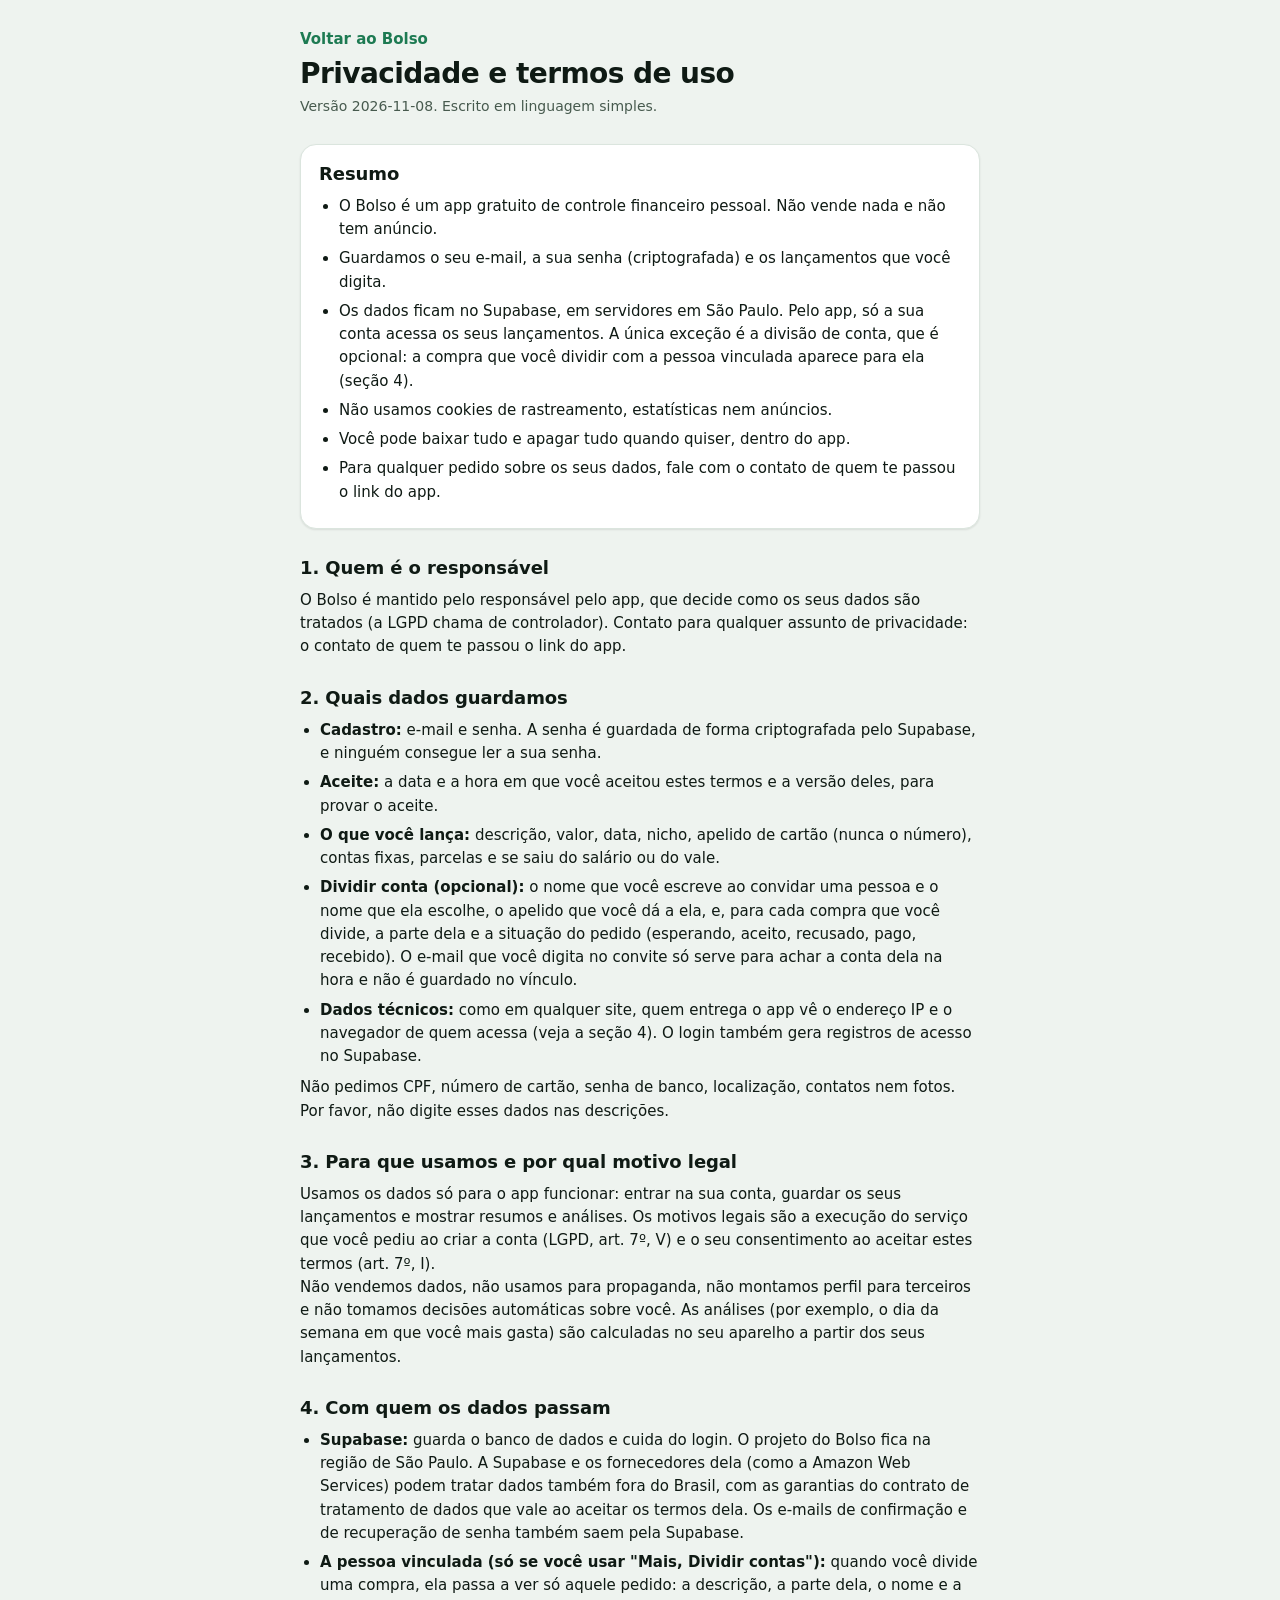
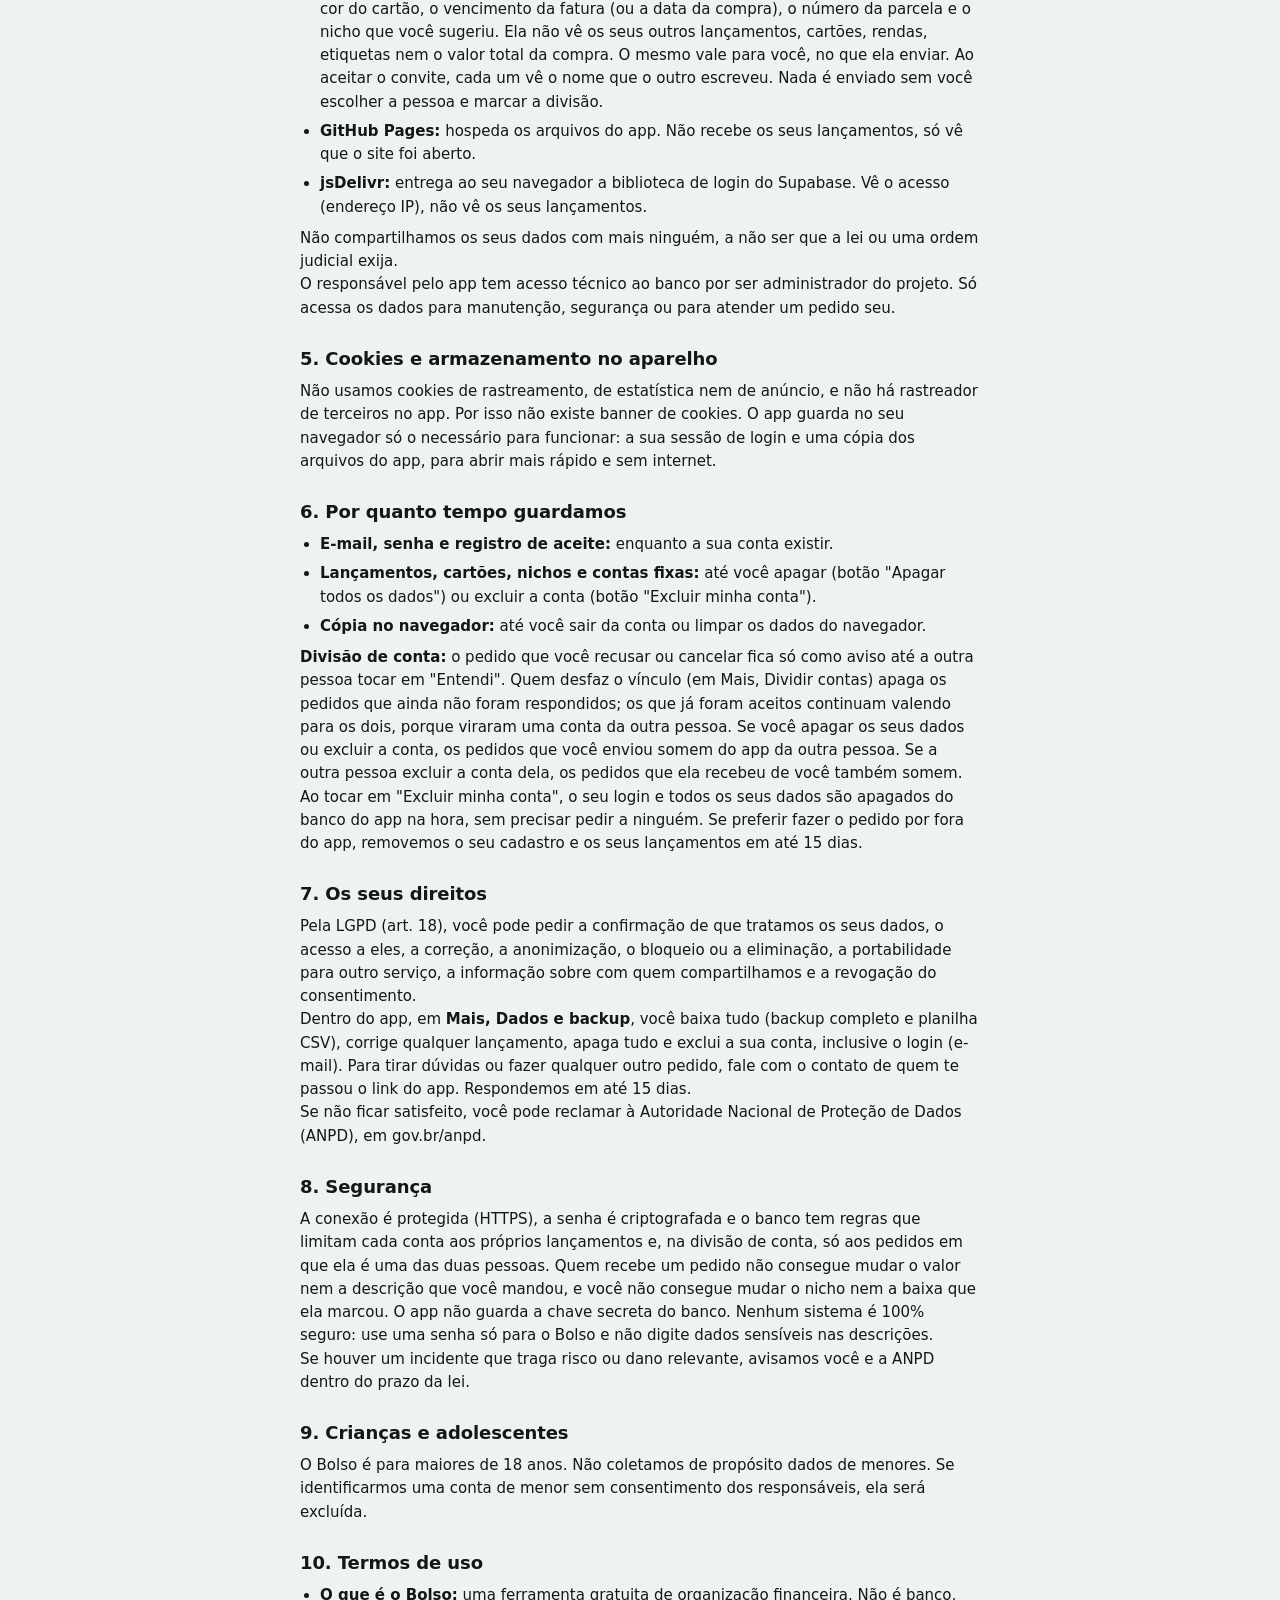
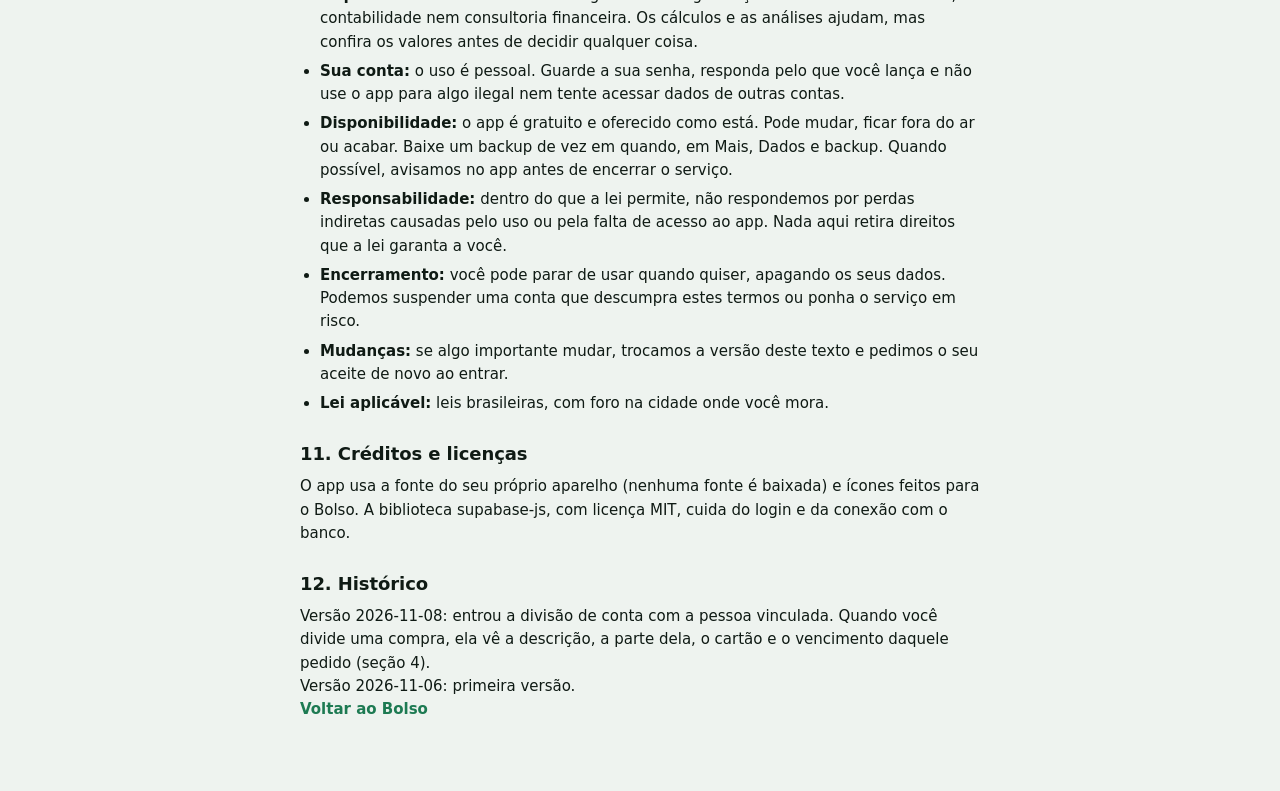
<file: privacidade.html>
<!doctype html>
<html lang="pt-BR">
<head>
  <meta charset="utf-8">
  <meta http-equiv="Content-Security-Policy" content="default-src 'none'; script-src 'self'; style-src 'self' 'unsafe-inline'; img-src 'self' data:; base-uri 'self'; form-action 'none'; object-src 'none'">
  <meta name="viewport" content="width=device-width, initial-scale=1, viewport-fit=cover">
  <title>Privacidade e termos de uso, Bolso</title>
  <meta name="description" content="Como o Bolso trata os seus dados e as regras de uso do app.">
  <meta name="theme-color" content="#eef3ef" media="(prefers-color-scheme: light)">
  <meta name="theme-color" content="#0b1410" media="(prefers-color-scheme: dark)">
  <link rel="icon" href="icons/icon.svg" type="image/svg+xml">
  <link rel="stylesheet" href="styles.css">
</head>
<body data-state="app" class="doc-page">
  <main class="doc" id="conteudo">
    <p class="doc-back"><a href="./">Voltar ao Bolso</a></p>
    <h1>Privacidade e termos de uso</h1>
    <p class="muted-text">Versão <span id="versao">2026-11-06</span>. Escrito em linguagem simples.</p>

    <section class="doc-box" aria-labelledby="resumo">
      <h2 id="resumo">Resumo</h2>
      <ul>
        <li>O Bolso é um app gratuito de controle financeiro pessoal. Não vende nada e não tem anúncio.</li>
        <li>Guardamos o seu e-mail, a sua senha (criptografada) e os lançamentos que você digita.</li>
        <li>Os dados ficam no Supabase, em servidores em São Paulo. Pelo app, só a sua conta acessa os seus lançamentos. A única exceção é a divisão de conta, que é opcional: a compra que você dividir com a pessoa vinculada aparece para ela (seção 4).</li>
        <li>Não usamos cookies de rastreamento, estatísticas nem anúncios.</li>
        <li>Você pode baixar tudo e apagar tudo quando quiser, dentro do app.</li>
        <li>Para qualquer pedido sobre os seus dados, fale com <span class="contato">o contato de quem te passou o link do app</span>.</li>
      </ul>
    </section>

    <section aria-labelledby="s1">
      <h2 id="s1">1. Quem é o responsável</h2>
      <p>O Bolso é mantido pelo responsável pelo app, que decide como os seus dados são tratados (a LGPD chama de controlador). Contato para qualquer assunto de privacidade: <span class="contato">o contato de quem te passou o link do app</span>.</p>
    </section>

    <section aria-labelledby="s2">
      <h2 id="s2">2. Quais dados guardamos</h2>
      <ul>
        <li><b>Cadastro:</b> e-mail e senha. A senha é guardada de forma criptografada pelo Supabase, e ninguém consegue ler a sua senha.</li>
        <li><b>Aceite:</b> a data e a hora em que você aceitou estes termos e a versão deles, para provar o aceite.</li>
        <li><b>O que você lança:</b> descrição, valor, data, nicho, apelido de cartão (nunca o número), contas fixas, parcelas e se saiu do salário ou do vale.</li>
        <li><b>Dividir conta (opcional):</b> o nome que você escreve ao convidar uma pessoa e o nome que ela escolhe, o apelido que você dá a ela, e, para cada compra que você divide, a parte dela e a situação do pedido (esperando, aceito, recusado, pago, recebido). O e-mail que você digita no convite só serve para achar a conta dela na hora e não é guardado no vínculo.</li>
        <li><b>Dados técnicos:</b> como em qualquer site, quem entrega o app vê o endereço IP e o navegador de quem acessa (veja a seção 4). O login também gera registros de acesso no Supabase.</li>
      </ul>
      <p>Não pedimos CPF, número de cartão, senha de banco, localização, contatos nem fotos. Por favor, não digite esses dados nas descrições.</p>
    </section>

    <section aria-labelledby="s3">
      <h2 id="s3">3. Para que usamos e por qual motivo legal</h2>
      <p>Usamos os dados só para o app funcionar: entrar na sua conta, guardar os seus lançamentos e mostrar resumos e análises. Os motivos legais são a execução do serviço que você pediu ao criar a conta (LGPD, art. 7º, V) e o seu consentimento ao aceitar estes termos (art. 7º, I).</p>
      <p>Não vendemos dados, não usamos para propaganda, não montamos perfil para terceiros e não tomamos decisões automáticas sobre você. As análises (por exemplo, o dia da semana em que você mais gasta) são calculadas no seu aparelho a partir dos seus lançamentos.</p>
    </section>

    <section aria-labelledby="s4">
      <h2 id="s4">4. Com quem os dados passam</h2>
      <ul>
        <li><b>Supabase:</b> guarda o banco de dados e cuida do login. O projeto do Bolso fica na região de São Paulo. A Supabase e os fornecedores dela (como a Amazon Web Services) podem tratar dados também fora do Brasil, com as garantias do contrato de tratamento de dados que vale ao aceitar os termos dela. Os e-mails de confirmação e de recuperação de senha também saem pela Supabase.</li>
        <li><b>A pessoa vinculada (só se você usar "Mais, Dividir contas"):</b> quando você divide uma compra, ela passa a ver só aquele pedido: a descrição, a parte dela, o nome e a cor do cartão, o vencimento da fatura (ou a data da compra), o número da parcela e o nicho que você sugeriu. Ela não vê os seus outros lançamentos, cartões, rendas, etiquetas nem o valor total da compra. O mesmo vale para você, no que ela enviar. Ao aceitar o convite, cada um vê o nome que o outro escreveu. Nada é enviado sem você escolher a pessoa e marcar a divisão.</li>
        <li><b>GitHub Pages:</b> hospeda os arquivos do app. Não recebe os seus lançamentos, só vê que o site foi aberto.</li>
        <li><b>jsDelivr:</b> entrega ao seu navegador a biblioteca de login do Supabase. Vê o acesso (endereço IP), não vê os seus lançamentos.</li>
      </ul>
      <p>Não compartilhamos os seus dados com mais ninguém, a não ser que a lei ou uma ordem judicial exija.</p>
      <p>O responsável pelo app tem acesso técnico ao banco por ser administrador do projeto. Só acessa os dados para manutenção, segurança ou para atender um pedido seu.</p>
    </section>

    <section aria-labelledby="s5">
      <h2 id="s5">5. Cookies e armazenamento no aparelho</h2>
      <p>Não usamos cookies de rastreamento, de estatística nem de anúncio, e não há rastreador de terceiros no app. Por isso não existe banner de cookies. O app guarda no seu navegador só o necessário para funcionar: a sua sessão de login e uma cópia dos arquivos do app, para abrir mais rápido e sem internet.</p>
    </section>

    <section aria-labelledby="s6">
      <h2 id="s6">6. Por quanto tempo guardamos</h2>
      <ul>
        <li><b>E-mail, senha e registro de aceite:</b> enquanto a sua conta existir.</li>
        <li><b>Lançamentos, cartões, nichos e contas fixas:</b> até você apagar (botão "Apagar todos os dados") ou excluir a conta (botão "Excluir minha conta").</li>
        <li><b>Cópia no navegador:</b> até você sair da conta ou limpar os dados do navegador.</li>
      </ul>
      <p><b>Divisão de conta:</b> o pedido que você recusar ou cancelar fica só como aviso até a outra pessoa tocar em "Entendi". Quem desfaz o vínculo (em Mais, Dividir contas) apaga os pedidos que ainda não foram respondidos; os que já foram aceitos continuam valendo para os dois, porque viraram uma conta da outra pessoa. Se você apagar os seus dados ou excluir a conta, os pedidos que você enviou somem do app da outra pessoa. Se a outra pessoa excluir a conta dela, os pedidos que ela recebeu de você também somem.</p>
      <p>Ao tocar em "Excluir minha conta", o seu login e todos os seus dados são apagados do banco do app na hora, sem precisar pedir a ninguém. Se preferir fazer o pedido por fora do app, removemos o seu cadastro e os seus lançamentos em até 15 dias.</p>
    </section>

    <section aria-labelledby="s7">
      <h2 id="s7">7. Os seus direitos</h2>
      <p>Pela LGPD (art. 18), você pode pedir a confirmação de que tratamos os seus dados, o acesso a eles, a correção, a anonimização, o bloqueio ou a eliminação, a portabilidade para outro serviço, a informação sobre com quem compartilhamos e a revogação do consentimento.</p>
      <p>Dentro do app, em <b>Mais, Dados e backup</b>, você baixa tudo (backup completo e planilha CSV), corrige qualquer lançamento, apaga tudo e exclui a sua conta, inclusive o login (e-mail). Para tirar dúvidas ou fazer qualquer outro pedido, fale com <span class="contato">o contato de quem te passou o link do app</span>. Respondemos em até 15 dias.</p>
      <p>Se não ficar satisfeito, você pode reclamar à Autoridade Nacional de Proteção de Dados (ANPD), em gov.br/anpd.</p>
    </section>

    <section aria-labelledby="s8">
      <h2 id="s8">8. Segurança</h2>
      <p>A conexão é protegida (HTTPS), a senha é criptografada e o banco tem regras que limitam cada conta aos próprios lançamentos e, na divisão de conta, só aos pedidos em que ela é uma das duas pessoas. Quem recebe um pedido não consegue mudar o valor nem a descrição que você mandou, e você não consegue mudar o nicho nem a baixa que ela marcou. O app não guarda a chave secreta do banco. Nenhum sistema é 100% seguro: use uma senha só para o Bolso e não digite dados sensíveis nas descrições.</p>
      <p>Se houver um incidente que traga risco ou dano relevante, avisamos você e a ANPD dentro do prazo da lei.</p>
    </section>

    <section aria-labelledby="s9">
      <h2 id="s9">9. Crianças e adolescentes</h2>
      <p>O Bolso é para maiores de 18 anos. Não coletamos de propósito dados de menores. Se identificarmos uma conta de menor sem consentimento dos responsáveis, ela será excluída.</p>
    </section>

    <section aria-labelledby="s10">
      <h2 id="s10">10. Termos de uso</h2>
      <ul>
        <li><b>O que é o Bolso:</b> uma ferramenta gratuita de organização financeira. Não é banco, contabilidade nem consultoria financeira. Os cálculos e as análises ajudam, mas confira os valores antes de decidir qualquer coisa.</li>
        <li><b>Sua conta:</b> o uso é pessoal. Guarde a sua senha, responda pelo que você lança e não use o app para algo ilegal nem tente acessar dados de outras contas.</li>
        <li><b>Disponibilidade:</b> o app é gratuito e oferecido como está. Pode mudar, ficar fora do ar ou acabar. Baixe um backup de vez em quando, em Mais, Dados e backup. Quando possível, avisamos no app antes de encerrar o serviço.</li>
        <li><b>Responsabilidade:</b> dentro do que a lei permite, não respondemos por perdas indiretas causadas pelo uso ou pela falta de acesso ao app. Nada aqui retira direitos que a lei garanta a você.</li>
        <li><b>Encerramento:</b> você pode parar de usar quando quiser, apagando os seus dados. Podemos suspender uma conta que descumpra estes termos ou ponha o serviço em risco.</li>
        <li><b>Mudanças:</b> se algo importante mudar, trocamos a versão deste texto e pedimos o seu aceite de novo ao entrar.</li>
        <li><b>Lei aplicável:</b> leis brasileiras, com foro na cidade onde você mora.</li>
      </ul>
    </section>

    <section aria-labelledby="s11">
      <h2 id="s11">11. Créditos e licenças</h2>
      <p>O app usa a fonte do seu próprio aparelho (nenhuma fonte é baixada) e ícones feitos para o Bolso. A biblioteca supabase-js, com licença MIT, cuida do login e da conexão com o banco.</p>
    </section>

    <section aria-labelledby="s12">
      <h2 id="s12">12. Histórico</h2>
      <p>Versão 2026-11-08: entrou a divisão de conta com a pessoa vinculada. Quando você divide uma compra, ela vê a descrição, a parte dela, o cartão e o vencimento daquele pedido (seção 4).</p>
      <p>Versão 2026-11-06: primeira versão.</p>
    </section>

    <p class="doc-back"><a href="./">Voltar ao Bolso</a></p>
  </main>

  <script src="config.js"></script>
  <script src="js/domain.js"></script>
  <script src="js/privacidade.js"></script>
</body>
</html>
</file>
<file: styles.css>
/* Bolso: styles.css
   Visual de extrato: números grandes, linhas finas, cartões brancos sobre fundo esverdeado.
   Verde = a marca do app. Azul = Salário, laranja = Vale. Claro e escuro seguem o ajuste do aparelho. */

:root {
  color-scheme: light dark;
  --bg: #eef3ef;
  --surface: #ffffff;
  --ink: #0f1a14;
  --ink2: #475a4e;
  --muted: #6b7d71;
  --line: #dbe5de;
  --axis: #bccbc1;
  --brand: #1d7a52;
  --on-brand: #ffffff;
  --brand-deep: #0f3d2c;
  --brand-mid: #145c3f;
  --src-salario: #2a78d6;
  --src-vale: #eb6834;
  --src-outra: #6b7d71;
  --src-definir: #a07a1c;
  --critical: #c93434;
  --good: #17703f;
  --warn: #b8470f;
  --focus: #1d7a52;
  --shadow: 0 1px 2px rgba(15, 26, 20, .10);
}
@media (prefers-color-scheme: dark) {
  :root {
    --bg: #0b1410;
    --surface: #13201a;
    --ink: #e8f1ec;
    --ink2: #b2c4b9;
    --muted: #7f9488;
    --line: #223229;
    --axis: #2d4036;
    --brand: #46b784;
    --on-brand: #04130b;
    --brand-deep: #0a2a1f;
    --brand-mid: #145038;
    --src-salario: #3987e5;
    --src-vale: #d95926;
    --src-definir: #d1a847;
    --critical: #f08080;
    --good: #52c78f;
    --warn: #ec835a;
    --focus: #46b784;
    --shadow: 0 1px 2px rgba(0, 0, 0, .5);
  }
}

*, *::before, *::after { box-sizing: border-box; }
* { margin: 0; }
html { -webkit-text-size-adjust: 100%; }
body {
  font: 15px/1.45 system-ui, -apple-system, "Segoe UI", Roboto, "Helvetica Neue", sans-serif;
  background: var(--bg);
  color: var(--ink);
  min-height: 100dvh;
  overflow-x: hidden;
  -webkit-font-smoothing: antialiased;
}
button, input, select { font: inherit; color: inherit; }
button { cursor: pointer; -webkit-tap-highlight-color: transparent; }
button:disabled { cursor: default; opacity: .5; }
a { color: inherit; text-decoration: none; }
:focus-visible { outline: 2px solid var(--focus); outline-offset: 2px; border-radius: 6px; }
.sr { position: absolute; width: 1px; height: 1px; overflow: hidden; clip: rect(0 0 0 0); white-space: nowrap; }
.num { font-variant-numeric: tabular-nums; }
[hidden] { display: none !important; }

h1 { font-size: 28px; line-height: 1.1; font-weight: 700; letter-spacing: -.02em; }
h2 { font-size: 16px; font-weight: 650; letter-spacing: -.005em; }
.muted-text { color: var(--ink2); font-size: 14px; }
.lead { margin-bottom: 16px; }
.loading { text-align: center; padding: 64px 0; color: var(--ink2); }

/* ---------- Estrutura ---------- */
.app { min-height: 100dvh; }
.main { width: 100%; max-width: 720px; margin: 0 auto; padding: 18px 20px calc(104px + env(safe-area-inset-bottom)); }
body:not([data-state="app"]) :is(.side, .tabbar) { display: none; }
.side { display: none; }

.tabbar {
  position: fixed; left: 0; right: 0; bottom: 0; z-index: 5;
  display: grid; grid-template-columns: repeat(5, 1fr); align-items: center;
  height: calc(62px + env(safe-area-inset-bottom)); padding-bottom: env(safe-area-inset-bottom);
  background: color-mix(in srgb, var(--surface) 92%, transparent);
  -webkit-backdrop-filter: blur(14px); backdrop-filter: blur(14px);
  border-top: 1px solid var(--line);
}
.tab {
  position: relative; display: flex; flex-direction: column; align-items: center; justify-content: center; gap: 3px;
  height: 100%; min-width: 0; font-size: 11px; font-weight: 500; color: var(--ink2); background: none; border: 0;
}
.tab .ic { width: 22px; height: 22px; }
.tab[aria-current="page"] { color: var(--brand); font-weight: 650; }
.tab[aria-current="page"]::before { content: ""; position: absolute; top: 0; width: 26px; height: 3px; border-radius: 0 0 3px 3px; background: var(--brand); }
.tab.fab .circle {
  display: grid; place-items: center; width: 52px; height: 52px; margin-top: -20px; border-radius: 50%;
  background: var(--brand); color: var(--on-brand); box-shadow: 0 6px 16px color-mix(in srgb, var(--brand) 45%, transparent);
}
.tab.fab .circle .ic { width: 26px; height: 26px; stroke-width: 2.2; }

@media (min-width: 900px) {
  .app { display: grid; grid-template-columns: 248px minmax(0, 1fr); }
  body:not([data-state="app"]) .app { display: block; }
  .tabbar { display: none !important; }
  .side {
    position: sticky; top: 0; height: 100dvh; display: flex; flex-direction: column; gap: 18px;
    padding: 28px 20px; background: var(--brand-deep); color: #eaf5ee;
  }
  .main { max-width: 1240px; padding: 34px 48px 64px; margin: 0 auto; }
  .cols-2 { display: grid; grid-template-columns: minmax(0, 1.05fr) minmax(0, .95fr); gap: 0 24px; align-items: start; }
  .toast { bottom: 28px !important; }
}
.brand { display: flex; align-items: center; gap: 10px; font-size: 22px; font-weight: 700; letter-spacing: -.02em; }
.brand-mark { width: 30px; height: 30px; }
.brand-mark.big { width: 56px; height: 56px; margin-bottom: 14px; }
.side nav { display: grid; gap: 4px; }
.side-link { display: flex; align-items: center; gap: 12px; padding: 10px 12px; border-radius: 12px; color: #cfe0d5; font-weight: 500; }
.side-link:hover { background: rgba(255, 255, 255, .08); }
.side-link[aria-current="page"] { background: rgba(255, 255, 255, .15); color: #fff; font-weight: 650; }
.side-foot { margin-top: auto; font-size: 12px; color: #b7cbbf; overflow-wrap: anywhere; }

/* ---------- Ícones, pontos, botões ---------- */
.ic { width: 22px; height: 22px; flex: none; fill: none; stroke: currentColor; stroke-width: 1.8; stroke-linecap: round; stroke-linejoin: round; }
.ic.sm { width: 18px; height: 18px; }
.ic.xs { width: 15px; height: 15px; stroke-width: 2.2; }
.ic.end { margin-left: auto; color: var(--muted); }
.dot { display: inline-block; flex: none; width: 10px; height: 10px; border-radius: 50%; background: var(--c); }
.dot.lg { width: 16px; height: 16px; }

.icon-btn {
  display: grid; place-items: center; width: 44px; height: 44px; flex: none; border-radius: 12px;
  background: var(--surface); border: 1px solid var(--line);
}
.icon-btn:disabled { opacity: .35; }
.link-btn { background: none; border: 0; padding: 6px 0; min-height: 32px; font-size: 14px; font-weight: 600; text-decoration: underline; text-underline-offset: 3px; text-align: left; }
.btn {
  display: inline-flex; align-items: center; justify-content: center; gap: 8px; min-height: 48px; padding: 0 18px;
  border-radius: 14px; border: 1px solid var(--line); background: var(--surface); font-weight: 600; text-align: center;
}
.btn.primary { background: var(--brand); color: var(--on-brand); border-color: var(--brand); }
.btn.danger { background: var(--critical); color: #fff; border-color: var(--critical); }
.btn.danger-text { background: none; border-color: transparent; color: var(--critical); }
.btn.ghost { background: none; border-color: transparent; color: var(--ink2); }
.btn.small { min-height: 38px; padding: 0 14px; font-size: 14px; border-radius: 12px; }
.btn.wide { width: 100%; }
.stack { display: grid; gap: 10px; }

.seg { display: grid; grid-auto-flow: column; grid-auto-columns: 1fr; gap: 3px; padding: 3px; margin: 0 0 16px; border-radius: 14px; background: color-mix(in srgb, var(--ink) 7%, var(--bg)); }
.seg button { min-height: 42px; padding: 4px 6px; border: 0; border-radius: 11px; background: none; font-size: 14px; font-weight: 600; color: var(--ink2); line-height: 1.2; }
.seg button[aria-pressed="true"] { background: var(--surface); color: var(--ink); box-shadow: var(--shadow); }

/* ---------- Cabeçalho ---------- */
.head { display: flex; align-items: flex-start; justify-content: space-between; gap: 12px; margin-bottom: 22px; }
.head-title { min-width: 0; }
.head h1 .yr { color: var(--ink2); font-weight: 500; }
.head.sub { align-items: center; }
.head.sub h1 { flex: 1; font-size: 22px; }
.mnav { display: flex; gap: 8px; flex: none; }

/* ---------- Seções ---------- */
section { margin: 0 0 16px; }
section > h2, .sec-head h2 { margin-bottom: 10px; }
.sec-head { display: flex; align-items: baseline; justify-content: space-between; gap: 12px; }
.sec-head .link-btn { flex: none; }
.h-sub { margin: 22px 0 10px; }
.plain { padding-top: 18px; border-top: 1px solid var(--line); }
.plain > * + * { margin-top: 10px; }
.danger-zone h2 { color: var(--critical); }
.version { text-align: center; color: var(--muted); font-size: 12px; margin-top: 24px; }
.note { margin-top: 10px; font-size: 13px; color: var(--ink2); }
.callout { padding: 12px 14px; border-radius: 12px; background: color-mix(in srgb, var(--ink) 5%, var(--bg)); font-size: 14px; color: var(--ink2); margin: 0 0 16px; }
.callout .link-btn { display: inline; padding: 0; min-height: 0; }
.empty-box { padding: 28px 16px; text-align: center; color: var(--ink2); border: 1px dashed var(--axis); border-radius: 16px; margin: 16px 0; }
.empty-line { color: var(--ink2); font-size: 14px; }
.range-note { margin: -4px 0 18px; color: var(--ink2); font-size: 14px; }

/* Análises por renda: mês de renda, selo da medição e rendas que dá para tocar */
.cycle-note { margin: -4px 0 8px; color: var(--ink2); font-size: 14px; }
.cycle-meta { display: flex; align-items: center; flex-wrap: wrap; gap: 4px 10px; margin: 0 0 16px; }
.seal { display: inline-flex; align-items: center; gap: 5px; padding: 1px 10px; border-radius: 999px; border: 1px solid var(--line); background: var(--surface); font-size: 12.5px; font-weight: 650; line-height: 1.7; }
.seal.partial { color: var(--warn); border-color: color-mix(in srgb, var(--warn) 40%, var(--line)); }
.seal.closed { color: var(--good); border-color: color-mix(in srgb, var(--good) 40%, var(--line)); }
.seal.adjust { color: var(--ink2); border-style: dashed; }
.seal-note { font-size: 13px; color: var(--ink2); }
.adjust-note { margin: -8px 0 16px; font-size: 13px; color: var(--ink2); overflow-wrap: anywhere; }
.env.pick { cursor: pointer; margin: 0 -10px; padding-left: 10px; padding-right: 10px; border-radius: 12px; }
.env.pick.on { background: color-mix(in srgb, var(--brand) 9%, var(--surface)); }

/* ---------- Número principal ---------- */
.hero-block { padding-bottom: 22px; border-bottom: 1px solid var(--line); }
.lbl { display: flex; align-items: center; gap: 6px; font-size: 14px; color: var(--ink2); }
.hero { font-size: clamp(40px, 13.5vw, 64px); line-height: 1.04; font-weight: 650; letter-spacing: -.03em; margin: 2px 0 16px; overflow-wrap: anywhere; }
.hero small { font-size: .42em; font-weight: 600; color: var(--ink2); margin-right: .22em; letter-spacing: 0; }
.hero.long { font-size: clamp(30px, 10.5vw, 52px); }
.hero.neg, .neg { color: var(--critical); }
.trio { display: grid; grid-template-columns: repeat(auto-fit, minmax(118px, 1fr)); gap: 12px 16px; }
.trio dt { font-size: 13px; color: var(--ink2); }
.trio dd { margin: 0; font-size: 16px; font-weight: 650; }

/* ---------- Salário e vale ---------- */
.env { padding: 12px 0 14px; border-bottom: 1px solid var(--line); }
.env:first-child { padding-top: 4px; }
.env-top { display: flex; align-items: center; justify-content: space-between; gap: 12px; }
.env-name { display: flex; align-items: center; gap: 8px; }
.env-left { display: inline-flex; align-items: center; gap: 4px; font-weight: 650; text-align: right; }
.meter { height: 8px; margin: 10px 0 8px; border-radius: 999px; overflow: hidden; background: color-mix(in srgb, var(--c) 18%, var(--bg)); }
.meter i { display: block; height: 100%; border-radius: 999px; background: var(--c); }
.env-sub { font-size: 13px; color: var(--ink2); }

/* ---------- Contas para pagar ---------- */
.due { list-style: none; padding: 0; border-top: 1px solid var(--line); }
.due-row { display: grid; grid-template-columns: 44px minmax(0, 1fr) auto; align-items: center; column-gap: 6px; padding: 6px 0; border-bottom: 1px solid var(--line); }
.check { width: 44px; height: 44px; display: grid; place-items: center; background: none; border: 0; }
.check::before { content: ""; width: 24px; height: 24px; border-radius: 50%; border: 2px solid var(--ink2); }
.check:hover::before { background: color-mix(in srgb, var(--ink) 10%, transparent); }
.due-main { display: grid; gap: 1px; min-width: 0; cursor: pointer; padding: 6px 0; }
.due-desc { font-weight: 600; overflow-wrap: anywhere; }
.due-when { display: flex; align-items: center; gap: 4px; font-size: 13px; color: var(--ink2); }
.due-when.late { color: var(--critical); font-weight: 600; }
.due-amt { font-weight: 650; }

/* ---------- Ranking ---------- */
.rank { list-style: none; padding: 0; }
.rank-row { padding: 9px 0; }
.rank-top { display: flex; align-items: center; gap: 10px; }
.rank-label { flex: 1; min-width: 0; display: flex; align-items: center; gap: 10px; }
.rank-name { min-width: 0; overflow-wrap: anywhere; }
.rank-val { font-weight: 650; flex: none; }
.rank-pct { flex: none; width: 40px; text-align: right; font-size: 13px; color: var(--ink2); }
.rank-bar { height: 8px; margin-top: 7px; }
.rank-bar i { display: block; height: 100%; min-width: 2px; border-radius: 0 4px 4px 0; background: var(--muted); }
.rank-bar i.top { background: var(--ink); }

/* Parcelas: compras parceladas de todos os cartões */
.par-filter { margin-bottom: 14px; }
.par-sum { margin: 4px 0 22px; }
.plans { list-style: none; margin: 0; padding: 0; }
.plan { padding: 14px 0; border-bottom: 1px solid var(--line); }
.plan-top { display: flex; align-items: center; gap: 10px; }
.plan-name { flex: 1; min-width: 0; font-size: 16px; overflow-wrap: anywhere; }
.plan-sub { margin: 6px 0 0 40px; font-size: 14px; color: var(--ink2); }
.plan-card { display: inline-flex; align-items: center; gap: 5px; margin-right: 4px; font-weight: 600; color: var(--ink); }
.plan .rank-bar { margin: 8px 0 0 40px; border-radius: 4px; background: color-mix(in srgb, var(--ink) 8%, var(--bg)); }
.plan .rank-bar i { background: var(--ink); }
.plan-foot { margin: 6px 0 0 40px; font-size: 13px; color: var(--ink2); }
.plan:last-child { border-bottom: 0; }
.ico { display: grid; place-items: center; flex: none; width: 40px; height: 40px; border-radius: 12px; font-size: 20px; line-height: 1; background: color-mix(in srgb, var(--ink) 6%, var(--bg)); }
.ico .ic { width: 20px; height: 20px; }
.ico.sm { width: 30px; height: 30px; border-radius: 9px; font-size: 16px; }

/* ---------- Colunas (evolução) ---------- */
.cols { margin-top: 10px; }
.cols-plot { position: relative; height: 188px; margin-left: 42px; padding-top: 14px; }
.cols-line { position: absolute; left: 0; right: 0; height: 0; border-top: 1px solid var(--line); }
.cols-line:first-child { top: 14px; }
.cols-line span { position: absolute; right: calc(100% + 8px); top: 0; transform: translateY(-50%); font-size: 11px; color: var(--ink2); white-space: nowrap; }
.cols-bars { position: absolute; inset: 14px 0 0 0; display: grid; grid-template-columns: repeat(var(--n), 1fr); }
.col { position: relative; display: flex; align-items: flex-end; justify-content: center; height: 100%; padding: 0; border: 0; background: none; }
.col i { display: block; width: min(24px, 70%); height: var(--h); border-radius: 4px 4px 0 0; background: var(--muted); }
.col.hi i { background: var(--ink); }
.col b { position: absolute; bottom: calc(var(--h) + 4px); left: 50%; transform: translateX(-50%); font-size: 12px; font-weight: 650; white-space: nowrap; }
.col::after {
  content: attr(data-tip); position: absolute; bottom: calc(var(--h) + 26px); left: 50%; transform: translateX(-50%);
  padding: 6px 10px; border-radius: 8px; background: var(--ink); color: var(--bg); font-size: 12px; white-space: nowrap;
  opacity: 0; pointer-events: none; z-index: 2;
}
/* a dica de cada coluna não pode passar da borda: as 3 primeiras abrem para a direita e as 3 últimas para a esquerda */
.col:nth-child(-n+3)::after { left: 0; transform: none; }
.col:nth-last-child(-n+3)::after { left: auto; right: 0; transform: none; }
.col:hover::after, .col:focus::after { opacity: 1; }
.cols-x { margin-left: 42px; }
.cols-x-in { display: grid; grid-template-columns: repeat(var(--n), 1fr); margin-top: 6px; text-align: center; font-size: 11px; color: var(--ink2); }
.cols-x-in .hi { color: var(--ink); font-weight: 650; }
@media (max-width: 520px) { .cols.dense .cols-x-in span:nth-child(even) { visibility: hidden; } }

details.tbl { margin-top: 12px; }
details.tbl summary { font-size: 13px; color: var(--ink2); cursor: pointer; min-height: 32px; display: flex; align-items: center; }
details.tbl table { width: 100%; border-collapse: collapse; font-size: 14px; }
details.tbl th { text-align: left; font-weight: 600; color: var(--ink2); padding: 6px 0; font-size: 13px; }
details.tbl td { padding: 8px 0; border-top: 1px solid var(--line); }
.r { text-align: right; }

/* ---------- Observações, legenda, barra dividida ---------- */
.insights { list-style: none; padding: 0; border-top: 1px solid var(--line); }
.ins { display: grid; grid-template-columns: 22px minmax(0, 1fr); gap: 10px; padding: 11px 0; border-bottom: 1px solid var(--line); font-size: 14px; }
.ins .ic { margin-top: 1px; color: var(--ink2); }
.ins.good .ic { color: var(--good); }
.ins.warn .ic { color: var(--warn); }
.seg-bar { display: flex; gap: 2px; height: 8px; border-radius: 999px; overflow: hidden; margin: 4px 0 12px; }
.seg-bar i { display: block; min-width: 4px; }
.legend { list-style: none; padding: 0; }
.legend li { display: grid; grid-template-columns: 10px minmax(0, 1fr) auto 42px; align-items: center; gap: 10px; padding: 6px 0; }
.legend .pct { text-align: right; font-size: 13px; color: var(--ink2); }
.sm-gap { margin-top: 8px; }

/* ---------- Extrato ---------- */
.filters { display: grid; grid-template-columns: 1fr 1fr; gap: 10px; margin-bottom: 10px; }
.sel span { display: block; font-size: 12px; color: var(--ink2); margin-bottom: 3px; }
select, input[type="search"], input[type="text"], input[type="email"], input[type="password"], input[type="number"], input[type="date"], input:not([type]) {
  width: 100%; min-height: 46px; padding: 0 12px; font-size: 16px; border-radius: 12px; border: 1px solid var(--line); background: var(--surface); appearance: none; -webkit-appearance: none;
}
select { background-image: linear-gradient(45deg, transparent 50%, var(--ink2) 50%), linear-gradient(135deg, var(--ink2) 50%, transparent 50%); background-position: calc(100% - 18px) 20px, calc(100% - 13px) 20px; background-size: 5px 5px; background-repeat: no-repeat; padding-right: 32px; text-overflow: ellipsis; }
input[type="date"] { min-width: 0; }
.search { display: block; margin-bottom: 4px; }
input.bad, .money:has(input.bad) { border-color: var(--critical); }
.sum-line { display: flex; flex-wrap: wrap; gap: 4px 16px; margin: 18px 0 0; font-size: 14px; color: var(--ink2); }
.day h3 { display: flex; justify-content: space-between; gap: 12px; margin-top: 22px; padding-bottom: 6px; border-bottom: 1px solid var(--axis); font-size: 13px; font-weight: 600; color: var(--ink2); }
.tx { display: grid; grid-template-columns: 40px minmax(0, 1fr) auto; align-items: center; gap: 12px; padding: 12px 0; border-bottom: 1px solid var(--line); cursor: pointer; }
.tx-main { display: grid; grid-template-columns: minmax(0, 1fr); gap: 5px; min-width: 0; }
.tx-desc { font-weight: 600; overflow-wrap: anywhere; }
.tx-meta { display: flex; flex-wrap: wrap; gap: 5px; }
.chip { display: inline-flex; align-items: center; gap: 5px; max-width: 100%; padding: 1px 8px; border-radius: 999px; border: 1px solid var(--line); background: var(--surface); font-size: 12px; line-height: 1.6; color: var(--ink2); overflow-wrap: anywhere; }
.chip .dot { width: 8px; height: 8px; }
.tx-side { display: grid; justify-items: end; gap: 6px; }
.tx-side b { font-weight: 650; }
.tx-side b.in { color: var(--good); }
.pill { position: relative; display: inline-flex; align-items: center; gap: 4px; min-height: 28px; padding: 0 10px; border-radius: 999px; border: 1px solid var(--line); background: none; font-size: 12px; font-weight: 600; white-space: nowrap; }
.pill::after { content: ""; position: absolute; inset: -9px -6px; }
.pill.ok { color: var(--good); border-color: color-mix(in srgb, var(--good) 40%, var(--line)); }
.pill.pend { border: 1px dashed var(--ink2); }
.pill.skip { color: var(--muted); }
.is-skipped .tx-desc, .is-skipped .tx-side b { text-decoration: line-through; }
.is-skipped { opacity: .6; }

/* ---------- Listas de Mais ---------- */
.list { border-top: 1px solid var(--line); margin-bottom: 8px; }
.list-item, .start-item { display: grid; grid-template-columns: 40px minmax(0, 1fr) auto; align-items: center; gap: 12px; width: 100%; padding: 12px 0; text-align: left; background: none; border: 0; border-bottom: 1px solid var(--line); }
.start-item { grid-template-columns: 40px minmax(0, 1fr) 22px; }
.list-item.off { opacity: .55; }
.list-item.static { cursor: default; }
.li-text b, .start-item b { display: block; font-weight: 600; overflow-wrap: anywhere; }
.li-text small, .start-item small { display: block; font-size: 13px; color: var(--ink2); overflow-wrap: anywhere; }
.start { margin-bottom: 26px; }
.start .start-list { border-top: 1px solid var(--line); margin-top: 12px; }
.tags { display: flex; flex-wrap: wrap; gap: 8px; }
.tag { display: inline-flex; align-items: center; gap: 6px; padding: 6px 12px; border-radius: 999px; border: 1px solid var(--line); background: var(--surface); font-size: 14px; }

/* ---------- Janelas e formulários ---------- */
dialog { border: 0; padding: 0; color: inherit; background: var(--surface); max-width: none; }
dialog::backdrop { background: rgba(11, 11, 11, .5); }
#sheet, #ask { position: fixed; inset: auto 0 0 0; margin: 0; width: 100%; max-height: 92dvh; overflow: auto; border-radius: 22px 22px 0 0; animation: up .2s ease-out; }
@keyframes up { from { transform: translateY(24px); opacity: 0; } to { transform: none; opacity: 1; } }
@media (min-width: 700px) {
  #sheet, #ask { inset: 0; margin: auto; width: 520px; max-height: 90dvh; height: fit-content; border-radius: 22px; }
}
body:has(dialog[open]) { overflow: hidden; }
.sheet-body { padding: 18px 20px calc(26px + env(safe-area-inset-bottom)); }
.sheet-head { display: flex; align-items: center; justify-content: space-between; gap: 12px; margin-bottom: 16px; }
.sheet-title { font-size: 20px; font-weight: 700; letter-spacing: -.01em; margin-bottom: 8px; }
.sheet-head .sheet-title { margin: 0; }
.sheet-actions { display: grid; gap: 10px; margin-top: 10px; }
.field { display: block; margin: 0 0 16px; }
.field > span:first-child { display: block; margin-bottom: 6px; font-size: 13px; font-weight: 600; color: var(--ink2); }
.money { display: flex; align-items: center; gap: 8px; padding: 0 14px; border: 1px solid var(--line); border-radius: 14px; background: var(--surface); }
.money:focus-within { border-color: var(--ink2); }
.money i { font-style: normal; font-weight: 600; color: var(--ink2); }
.money input { border: 0; background: none; min-height: 60px; padding: 0; font-size: 28px; font-weight: 650; letter-spacing: -.01em; }
.money input:focus-visible { outline: none; }
.opts { display: flex; flex-wrap: wrap; gap: 8px; }
.opts:not(.row) { max-height: 196px; overflow: auto; padding: 2px; margin: -2px; }
.opt { display: inline-flex; align-items: center; gap: 7px; min-height: 40px; padding: 0 13px; border-radius: 999px; border: 1px solid var(--line); background: var(--surface); font-size: 14px; max-width: 100%; text-align: left; }
.opt[aria-pressed="true"] { background: var(--ink); color: var(--bg); border-color: var(--ink); }
.opt.add { border-style: dashed; color: var(--ink2); }
.opt.emoji { width: 46px; justify-content: center; padding: 0; font-size: 22px; }
.opt .e { font-size: 17px; line-height: 1; }
.swatches { display: flex; flex-wrap: wrap; gap: 12px; }
.sw { width: 36px; height: 36px; border-radius: 50%; border: 0; background: var(--c); }
.sw[aria-pressed="true"] { box-shadow: 0 0 0 3px var(--surface), 0 0 0 5px var(--ink); }
.check-row { display: flex; align-items: center; gap: 12px; min-height: 48px; margin: 0 0 8px; }
.check-row input { width: 22px; height: 22px; flex: none; accent-color: var(--ink); }
.hint { margin: -6px 0 16px; font-size: 13px; color: var(--ink2); }
.form-err { min-height: 20px; margin: 0 0 8px; color: var(--critical); font-size: 14px; font-weight: 600; }

/* ---------- Login ---------- */
.auth { max-width: 380px; margin: 7vh auto 0; }
.auth h1 { margin-bottom: 6px; }
.auth form { margin-top: 22px; }
.auth-links { display: flex; justify-content: space-between; gap: 12px; margin-top: 14px; }

/* ---------- Aviso rápido ---------- */
.toast {
  position: fixed; left: 50%; bottom: calc(86px + env(safe-area-inset-bottom)); top: auto; right: auto; transform: translateX(-50%);
  max-width: calc(100% - 32px); width: max-content; margin: 0; padding: 12px 16px; border: 0; border-radius: 12px;
  background: var(--ink); color: var(--bg); font-size: 14px; font-weight: 500; text-align: center;
  opacity: 0; pointer-events: none; transition: opacity .18s; z-index: 50; overflow: visible;
}
.toast.show { opacity: 1; }
.toast.err { background: var(--critical); color: #fff; }
.toast:not(.show) { visibility: hidden; }

@media (prefers-reduced-motion: reduce) {
  *, *::before, *::after { animation: none !important; transition: none !important; }
}
@media print { .tabbar, .side, .toast { display: none; } }

/* ---------- Tema verde: cartões e destaques ---------- */
.main section { background: var(--surface); border: 1px solid var(--line); border-radius: 18px; padding: 18px 18px 8px; box-shadow: var(--shadow); }
.main section.hero-block { padding: 22px 20px 20px; border: 0; color: #fff; background: linear-gradient(135deg, var(--brand-deep) 0%, var(--brand-mid) 100%); }
.hero-block .lbl, .hero-block .trio dt, .hero-block .hero small, .hero-block .note { color: rgba(255, 255, 255, .84); }
.hero-block .hero, .hero-block .trio dd { color: #fff; }
.hero-block .hero.neg, .hero-block .neg { color: #ffc9c0; }
.main section.day h3 { margin-top: 0; }
.due, .list, .insights, .start .start-list { border-top: 0; }
.due-row:last-child, .tx:last-child, .list-item:last-child, .start-item:last-child, .ins:last-child, .env:last-child { border-bottom: 0; }
.ico { background: color-mix(in srgb, var(--brand) 10%, var(--surface)); }
.meter { background: color-mix(in srgb, var(--c) 18%, var(--surface)); }
.rank-bar i, .col i { background: color-mix(in srgb, var(--brand) 40%, var(--surface)); }
.rank-bar i.top, .col.hi i { background: var(--brand); }
.opt[aria-pressed="true"] { background: var(--brand); color: var(--on-brand); border-color: var(--brand); }
.check-row input { accent-color: var(--brand); }
.money:focus-within { border-color: var(--brand); }
.sw[aria-pressed="true"] { box-shadow: 0 0 0 3px var(--surface), 0 0 0 5px var(--brand); }
.callout { background: color-mix(in srgb, var(--brand) 9%, var(--surface)); }
.btn.primary:hover { filter: brightness(1.08); }
.side .btn.primary { background: #dff3e7; color: #0f3d2c; border-color: #dff3e7; }
.auth { padding: 28px 24px 24px; background: var(--surface); border: 1px solid var(--line); border-radius: 22px; box-shadow: var(--shadow); }

/* ---------- Análises: dia da semana e parte do mês ---------- */
.when-lead { margin: -2px 0 8px; font-weight: 600; }
.when-few { display: flex; align-items: flex-start; gap: 8px; margin: 6px 0 4px; font-size: 13px; color: var(--ink2); }
.when-few .ic { flex: none; margin-top: 1px; }
.when-note { margin: 8px 0 12px; font-size: 12px; color: var(--ink2); }

/* ---------- Privacidade e aceite ---------- */
.consent { display: flex; align-items: flex-start; gap: 12px; margin: 0 0 12px; font-size: 14px; color: var(--ink2); }
.consent input { width: 22px; height: 22px; flex: none; margin-top: 1px; accent-color: var(--brand); }
.consent a, .doc a { color: var(--brand); font-weight: 600; text-underline-offset: 3px; }
a.list-item { text-decoration: none; color: inherit; }
.doc { max-width: 720px; margin: 0 auto; padding: 28px 20px 64px; }
.doc h1 { margin: 8px 0 6px; }
.doc h2 { margin: 0 0 8px; font-size: 18px; }
.doc section { margin: 26px 0 0; }
.doc p, .doc li { line-height: 1.55; }
.doc ul { padding-left: 20px; margin: 8px 0; }
.doc li { margin: 6px 0; }
.doc-box { padding: 16px 18px; border: 1px solid var(--line); border-radius: 16px; background: var(--surface); box-shadow: var(--shadow); }
.doc-box h2 { margin-top: 0; }
.doc-back { margin: 0 0 6px; }

/* Cartão com fatura: fechamento e vencimento lado a lado, janela da fatura */
.two { display: grid; grid-template-columns: 1fr 1fr; gap: 12px; }
.hint .link-btn { display: inline; padding: 0; min-height: 0; font-size: inherit; }
.inv-total { display: flex; align-items: baseline; gap: 10px; flex-wrap: wrap; margin: 0 0 4px; }
.inv-total b { font-size: 30px; font-weight: 700; letter-spacing: -.01em; }
.inv-total span { color: var(--ink2); font-size: 14px; }
.inv-dates { margin: 0 0 16px; }
.inv-h { margin: 18px 0 4px; }
.inv-list .tx { cursor: pointer; }

/* Etiqueta no formulário de lançamento: atalhos e aviso com respiro */
#tag-chips { margin-top: 2px; }
.tag-hint { margin-top: 10px; }
.tag-sum { grid-template-columns: repeat(auto-fit, minmax(min(100%, 142px), 1fr)); } /* valores de milhão não podem estourar a caixa */
.tag-h2 { margin: 22px 2px 10px; }
.tag-chip > span { min-width: 0; overflow: hidden; text-overflow: ellipsis; white-space: nowrap; } /* nome longo vira uma linha só, em vez de quebrar letra por letra */
.tag-chip .ic { flex: none; }

/* Dividir conta com outra pessoa: pedidos, avisos e "A receber" */
.req-list { list-style: none; padding: 0; margin: 0; }
.req { padding: 12px 0; border-bottom: 1px solid var(--line); }
.req:first-child { padding-top: 4px; }
.req:last-child { border-bottom: 0; padding-bottom: 0; }
.req-top { display: flex; justify-content: space-between; align-items: baseline; gap: 12px; }
.req-desc { min-width: 0; overflow-wrap: anywhere; }
.req-amt { flex: none; }
.req-meta { margin: 4px 0 10px; font-size: 14px; color: var(--ink2); overflow-wrap: anywhere; }
.req-changed { display: flex; align-items: center; gap: 6px; margin: -2px 0 10px; font-size: 13px; font-weight: 600; color: var(--warn); }
.req-actions { display: flex; flex-wrap: wrap; gap: 8px; }
.recv + .recv { margin-top: 12px; padding-top: 12px; border-top: 1px solid var(--line); }
.recv-head { display: flex; justify-content: space-between; align-items: baseline; gap: 12px; margin-bottom: 2px; }
.recv-head b:first-child { min-width: 0; overflow-wrap: anywhere; }
.recv-items { list-style: none; padding: 0; margin: 0 0 8px; }
.recv-item { display: grid; grid-template-columns: minmax(0, 1fr) auto; grid-template-areas: "main amt" "btn btn"; column-gap: 12px; align-items: start; padding: 8px 0; border-top: 1px solid var(--line); }
.recv-item:first-child { border-top: 0; }
.recv-main { grid-area: main; display: grid; gap: 1px; min-width: 0; cursor: pointer; padding: 4px 0; }
.recv-item .due-amt { grid-area: amt; padding-top: 4px; }
.recv-item .btn { grid-area: btn; justify-self: end; margin-top: 4px; }
.due-when.ok { color: var(--good); font-weight: 600; }
.share-sum { margin: 0 0 16px; }

/* situação da parte da outra pessoa: o texto diz quem e quanto, então quebra em duas linhas em vez de ser cortado */
.split-chip { align-items: flex-start; border-radius: 14px; padding-top: 2px; padding-bottom: 2px; }
.split-chip > svg { flex: none; margin-top: 4px; }
.split-chip > span { min-width: 0; overflow-wrap: break-word; }
</file>
